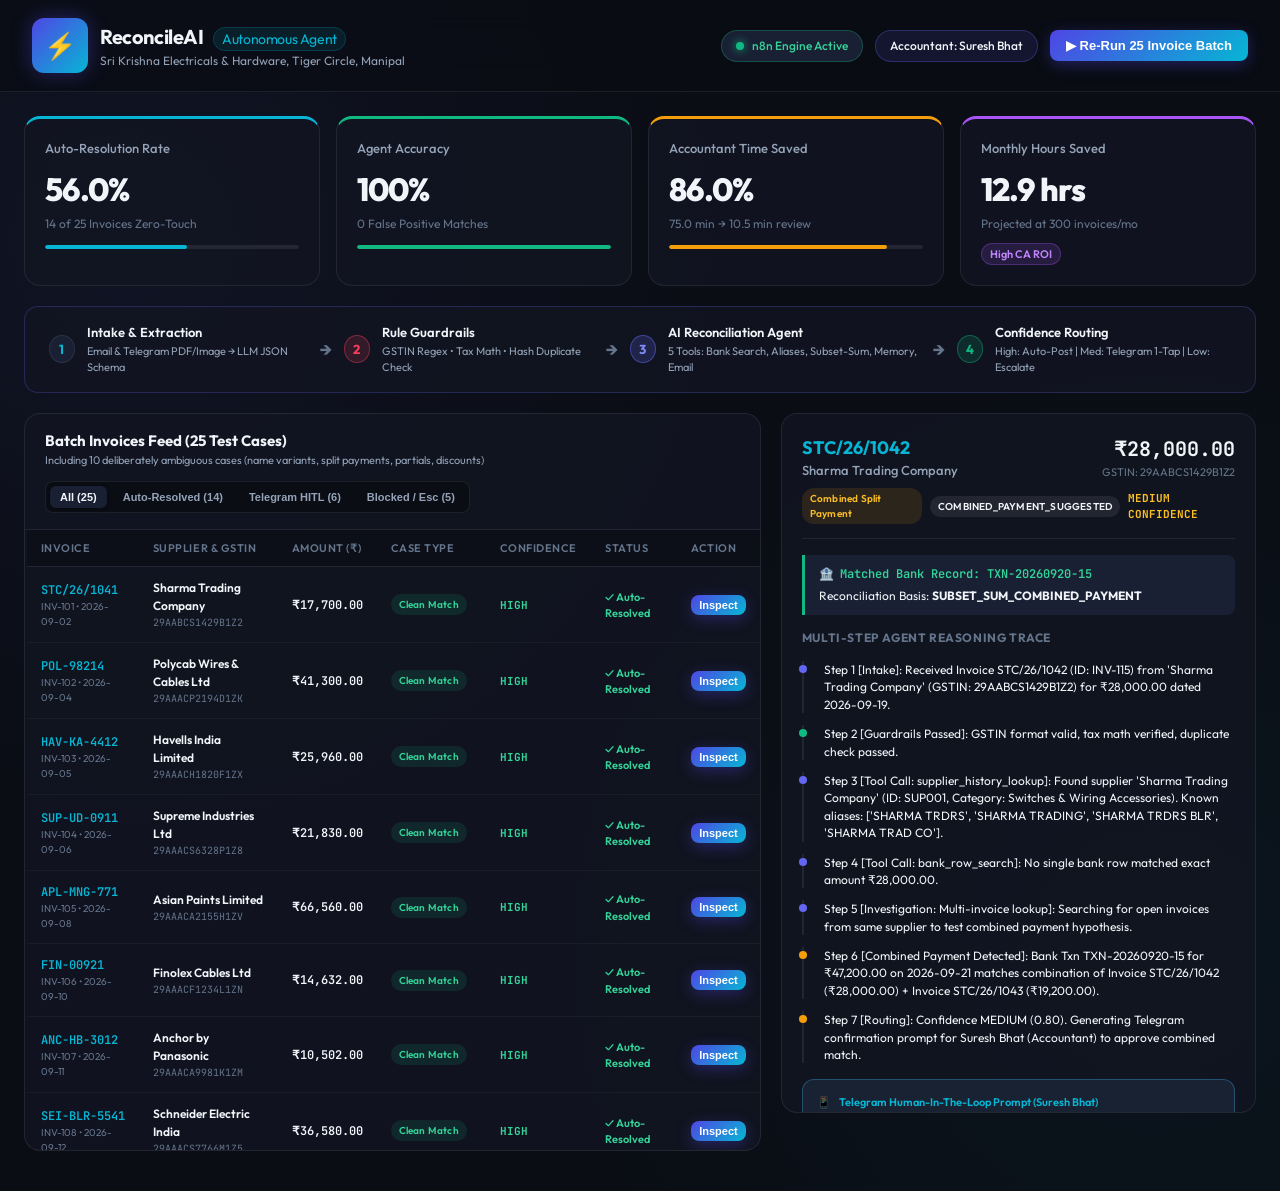
<file: dashboard/index.html>
<!DOCTYPE html>
<html lang="en">
<head>
  <meta charset="UTF-8">
  <meta name="viewport" content="width=device-width, initial-scale=1.0">
  <title>Autonomous Invoice Reconciliation Agent | Sri Krishna Electricals Manipal</title>
  <link rel="preconnect" href="https://fonts.googleapis.com">
  <link rel="preconnect" href="https://fonts.gstatic.com" crossorigin>
  <link href="https://fonts.googleapis.com/css2?family=Outfit:wght@300;400;500;600;700;800&family=JetBrains+Mono:wght@400;500;600&display=swap" rel="stylesheet">
  <link rel="stylesheet" href="style.css">
</head>
<body>
  <!-- Navigation Header -->
  <header class="app-header">
    <div class="header-left">
      <div class="logo-badge">
        <span class="logo-icon">⚡</span>
        <div class="logo-text">
          <h1>ReconcileAI <span>Autonomous Agent</span></h1>
          <p class="subtitle">Sri Krishna Electricals & Hardware, Tiger Circle, Manipal</p>
        </div>
      </div>
    </div>
    <div class="header-badges">
      <div class="status-chip live"><span class="pulse"></span> n8n Engine Active</div>
      <div class="status-chip user-badge">Accountant: Suresh Bhat</div>
      <button id="runAllBtn" class="btn btn-primary">▶ Re-Run 25 Invoice Batch</button>
    </div>
  </header>

  <!-- Main Container -->
  <main class="dashboard-grid">
    <!-- Top Impact Summary Cards (Real Measured Metrics) -->
    <section class="metrics-row">
      <div class="metric-card glow-cyan">
        <div class="metric-label">Auto-Resolution Rate</div>
        <div class="metric-value">56.0%</div>
        <div class="metric-sub">14 of 25 Invoices Zero-Touch</div>
        <div class="metric-progress"><div class="fill" style="width: 56%"></div></div>
      </div>

      <div class="metric-card glow-emerald">
        <div class="metric-label">Agent Accuracy</div>
        <div class="metric-value">100%</div>
        <div class="metric-sub">0 False Positive Matches</div>
        <div class="metric-progress"><div class="fill emerald" style="width: 100%"></div></div>
      </div>

      <div class="metric-card glow-amber">
        <div class="metric-label">Accountant Time Saved</div>
        <div class="metric-value">86.0%</div>
        <div class="metric-sub">75.0 min → 10.5 min review</div>
        <div class="metric-progress"><div class="fill amber" style="width: 86%"></div></div>
      </div>

      <div class="metric-card glow-purple">
        <div class="metric-label">Monthly Hours Saved</div>
        <div class="metric-value">12.9 hrs</div>
        <div class="metric-sub">Projected at 300 invoices/mo</div>
        <div class="metric-badge">High CA ROI</div>
      </div>
    </section>

    <!-- Architecture Visualizer Banner -->
    <section class="architecture-banner">
      <div class="arch-step">
        <div class="step-num">1</div>
        <div class="step-info">
          <h4>Intake & Extraction</h4>
          <p>Email & Telegram PDF/Image → LLM JSON Schema</p>
        </div>
      </div>
      <div class="arch-arrow">→</div>
      <div class="arch-step highlight-guardrail">
        <div class="step-num">2</div>
        <div class="step-info">
          <h4>Rule Guardrails</h4>
          <p>GSTIN Regex • Tax Math • Hash Duplicate Check</p>
        </div>
      </div>
      <div class="arch-arrow">→</div>
      <div class="arch-step highlight-agent">
        <div class="step-num">3</div>
        <div class="step-info">
          <h4>AI Reconciliation Agent</h4>
          <p>5 Tools: Bank Search, Aliases, Subset-Sum, Memory, Email</p>
        </div>
      </div>
      <div class="arch-arrow">→</div>
      <div class="arch-step highlight-routing">
        <div class="step-num">4</div>
        <div class="step-info">
          <h4>Confidence Routing</h4>
          <p>High: Auto-Post | Med: Telegram 1-Tap | Low: Escalate</p>
        </div>
      </div>
    </section>

    <!-- Main Workspace: Invoices Feed + Live Inspection Panel -->
    <div class="workspace-split">
      <!-- Left Column: Invoices Feed -->
      <section class="invoices-section">
        <div class="section-header">
          <div>
            <h3>Batch Invoices Feed (25 Test Cases)</h3>
            <p class="section-desc">Including 10 deliberately ambiguous cases (name variants, split payments, partials, discounts)</p>
          </div>
          <div class="filter-tabs">
            <button class="tab-btn active" data-filter="all">All (25)</button>
            <button class="tab-btn" data-filter="auto">Auto-Resolved (14)</button>
            <button class="tab-btn" data-filter="telegram">Telegram HITL (6)</button>
            <button class="tab-btn" data-filter="guardrail">Blocked / Esc (5)</button>
          </div>
        </div>

        <div class="invoices-table-container">
          <table class="invoices-table">
            <thead>
              <tr>
                <th>Invoice</th>
                <th>Supplier & GSTIN</th>
                <th>Amount (₹)</th>
                <th>Case Type</th>
                <th>Confidence</th>
                <th>Status</th>
                <th>Action</th>
              </tr>
            </thead>
            <tbody id="invoicesTableBody">
              <!-- Dynamically rendered -->
            </tbody>
          </table>
        </div>
      </section>

      <!-- Right Column: Interactive Detail & Trace Inspector -->
      <aside class="detail-sidebar" id="inspectorPanel">
        <div class="sidebar-empty" id="emptyInspectorState">
          <div class="empty-icon">🔍</div>
          <h4>Select an invoice to inspect reasoning</h4>
          <p>View step-by-step tool executions, candidate bank rows, Telegram prompt previews, and drafted emails.</p>
        </div>

        <div class="sidebar-content hidden" id="inspectorContent">
          <!-- Populated dynamically -->
        </div>
      </aside>
    </div>
  </main>

  <!-- Telegram Approval Modal Demo -->
  <div class="modal-overlay hidden" id="telegramModal">
    <div class="telegram-phone-frame">
      <div class="telegram-top-bar">
        <span class="tg-back" id="closeTgModal">←</span>
        <div class="tg-chat-info">
          <div class="tg-avatar">🤖</div>
          <div>
            <div class="tg-bot-name">Manipal Accounts Bot</div>
            <div class="tg-bot-status">bot</div>
          </div>
        </div>
      </div>
      <div class="telegram-chat-body" id="tgChatBody">
        <!-- Injected dynamically -->
      </div>
    </div>
  </div>

  <script src="app.js"></script>
</body>
</html>
</file>
<file: dashboard/style.css>
:root {
  --bg-primary: #0a0d14;
  --bg-secondary: #121622;
  --bg-tertiary: #192033;
  --bg-card: rgba(18, 22, 34, 0.85);
  --border-color: rgba(255, 255, 255, 0.08);
  --border-accent: rgba(99, 102, 241, 0.25);
  
  --text-main: #f1f5f9;
  --text-muted: #94a3b8;
  --text-dim: #64748b;

  --accent-cyan: #06b6d4;
  --accent-blue: #3b82f6;
  --accent-indigo: #6366f1;
  --accent-emerald: #10b981;
  --accent-amber: #f59e0b;
  --accent-rose: #f43f5e;
  --accent-purple: #a855f7;

  --font-sans: 'Outfit', -apple-system, BlinkMacSystemFont, sans-serif;
  --font-mono: 'JetBrains Mono', monospace;
}

* {
  margin: 0;
  padding: 0;
  box-sizing: border-box;
}

body {
  font-family: var(--font-sans);
  background: var(--bg-primary);
  background-image: 
    radial-gradient(circle at 10% 20%, rgba(99, 102, 241, 0.07) 0%, transparent 40%),
    radial-gradient(circle at 90% 80%, rgba(6, 182, 212, 0.05) 0%, transparent 40%);
  color: var(--text-main);
  min-height: 100vh;
  line-height: 1.5;
  padding-bottom: 40px;
}

/* Header */
.app-header {
  display: flex;
  justify-content: space-between;
  align-items: center;
  padding: 18px 32px;
  background: rgba(10, 13, 20, 0.8);
  backdrop-filter: blur(16px);
  border-bottom: 1px solid var(--border-color);
  position: sticky;
  top: 0;
  z-index: 100;
}

.header-left {
  display: flex;
  align-items: center;
  gap: 16px;
}

.logo-badge {
  display: flex;
  align-items: center;
  gap: 12px;
}

.logo-icon {
  font-size: 26px;
  background: linear-gradient(135deg, #4f46e5, #06b6d4);
  padding: 8px 12px;
  border-radius: 12px;
  box-shadow: 0 0 20px rgba(79, 70, 229, 0.4);
}

.logo-text h1 {
  font-size: 20px;
  font-weight: 700;
  letter-spacing: -0.02em;
}

.logo-text h1 span {
  font-weight: 400;
  color: var(--accent-cyan);
  font-size: 14px;
  margin-left: 6px;
  padding: 2px 8px;
  background: rgba(6, 182, 212, 0.1);
  border: 1px solid rgba(6, 182, 212, 0.2);
  border-radius: 20px;
}

.subtitle {
  font-size: 12px;
  color: var(--text-muted);
}

.header-badges {
  display: flex;
  align-items: center;
  gap: 12px;
}

.status-chip {
  display: flex;
  align-items: center;
  gap: 8px;
  padding: 6px 14px;
  border-radius: 20px;
  font-size: 12px;
  font-weight: 500;
  background: var(--bg-tertiary);
  border: 1px solid var(--border-color);
}

.status-chip.live {
  border-color: rgba(16, 185, 129, 0.3);
  color: #34d399;
}

.status-chip.user-badge {
  color: var(--text-main);
  background: rgba(99, 102, 241, 0.12);
  border-color: rgba(99, 102, 241, 0.3);
}

.pulse {
  width: 8px;
  height: 8px;
  border-radius: 50%;
  background: #10b981;
  box-shadow: 0 0 10px #10b981;
  animation: pulse-dot 1.8s infinite;
}

@keyframes pulse-dot {
  0% { transform: scale(0.9); opacity: 0.8; }
  50% { transform: scale(1.3); opacity: 1; }
  100% { transform: scale(0.9); opacity: 0.8; }
}

.btn {
  display: inline-flex;
  align-items: center;
  gap: 8px;
  padding: 8px 16px;
  border-radius: 8px;
  font-size: 13px;
  font-weight: 600;
  cursor: pointer;
  transition: all 0.2s ease;
  border: none;
}

.btn-primary {
  background: linear-gradient(135deg, #4f46e5, #06b6d4);
  color: #fff;
  box-shadow: 0 4px 15px rgba(79, 70, 229, 0.35);
}

.btn-primary:hover {
  transform: translateY(-1px);
  box-shadow: 0 6px 20px rgba(79, 70, 229, 0.5);
}

/* Dashboard Layout */
.dashboard-grid {
  max-width: 1440px;
  margin: 24px auto 0;
  padding: 0 24px;
  display: flex;
  flex-direction: column;
  gap: 20px;
}

/* Metrics Row */
.metrics-row {
  display: grid;
  grid-template-columns: repeat(4, 1fr);
  gap: 16px;
}

.metric-card {
  background: var(--bg-card);
  border: 1px solid var(--border-color);
  padding: 20px;
  border-radius: 16px;
  position: relative;
  overflow: hidden;
  transition: all 0.25s ease;
}

.metric-card:hover {
  transform: translateY(-2px);
  border-color: rgba(255, 255, 255, 0.15);
}

.metric-card.glow-cyan { border-top: 3px solid var(--accent-cyan); }
.metric-card.glow-emerald { border-top: 3px solid var(--accent-emerald); }
.metric-card.glow-amber { border-top: 3px solid var(--accent-amber); }
.metric-card.glow-purple { border-top: 3px solid var(--accent-purple); }

.metric-label {
  font-size: 13px;
  font-weight: 500;
  color: var(--text-muted);
}

.metric-value {
  font-size: 32px;
  font-weight: 800;
  margin: 6px 0 2px;
  letter-spacing: -0.03em;
}

.metric-sub {
  font-size: 12px;
  color: var(--text-dim);
}

.metric-progress {
  height: 4px;
  background: rgba(255, 255, 255, 0.08);
  border-radius: 4px;
  margin-top: 12px;
  overflow: hidden;
}

.metric-progress .fill {
  height: 100%;
  background: var(--accent-cyan);
  border-radius: 4px;
}

.metric-progress .fill.emerald { background: var(--accent-emerald); }
.metric-progress .fill.amber { background: var(--accent-amber); }

.metric-badge {
  display: inline-block;
  margin-top: 10px;
  padding: 2px 8px;
  background: rgba(168, 85, 247, 0.15);
  border: 1px solid rgba(168, 85, 247, 0.3);
  border-radius: 12px;
  font-size: 11px;
  font-weight: 600;
  color: #c084fc;
}

/* Architecture Banner */
.architecture-banner {
  display: flex;
  align-items: center;
  justify-content: space-between;
  background: var(--bg-card);
  border: 1px solid var(--border-accent);
  padding: 16px 24px;
  border-radius: 14px;
  gap: 12px;
}

.arch-step {
  display: flex;
  align-items: center;
  gap: 12px;
}

.step-num {
  width: 28px;
  height: 28px;
  border-radius: 50%;
  background: var(--bg-tertiary);
  border: 1px solid var(--border-color);
  display: flex;
  align-items: center;
  justify-content: center;
  font-size: 13px;
  font-weight: 700;
  color: var(--accent-cyan);
}

.arch-step.highlight-guardrail .step-num {
  background: rgba(244, 63, 94, 0.15);
  border-color: rgba(244, 63, 94, 0.4);
  color: var(--accent-rose);
}

.arch-step.highlight-agent .step-num {
  background: rgba(99, 102, 241, 0.2);
  border-color: rgba(99, 102, 241, 0.5);
  color: #818cf8;
}

.arch-step.highlight-routing .step-num {
  background: rgba(16, 185, 129, 0.15);
  border-color: rgba(16, 185, 129, 0.4);
  color: var(--accent-emerald);
}

.step-info h4 {
  font-size: 13px;
  font-weight: 600;
}

.step-info p {
  font-size: 11px;
  color: var(--text-muted);
}

.arch-arrow {
  color: var(--text-dim);
  font-size: 18px;
  font-weight: 700;
}

/* Workspace Split */
.workspace-split {
  display: grid;
  grid-template-columns: 1.55fr 1fr;
  gap: 20px;
  min-height: 600px;
}

/* Invoices Section */
.invoices-section {
  background: var(--bg-card);
  border: 1px solid var(--border-color);
  border-radius: 16px;
  display: flex;
  flex-direction: column;
  overflow: hidden;
}

.section-header {
  padding: 16px 20px;
  border-bottom: 1px solid var(--border-color);
  display: flex;
  justify-content: space-between;
  align-items: center;
  flex-wrap: wrap;
  gap: 12px;
}

.section-header h3 {
  font-size: 15px;
  font-weight: 700;
}

.section-desc {
  font-size: 11px;
  color: var(--text-muted);
}

.filter-tabs {
  display: flex;
  gap: 6px;
  background: var(--bg-primary);
  padding: 4px;
  border-radius: 8px;
  border: 1px solid var(--border-color);
}

.tab-btn {
  background: transparent;
  border: none;
  color: var(--text-muted);
  padding: 5px 10px;
  font-size: 11px;
  font-weight: 600;
  border-radius: 6px;
  cursor: pointer;
  transition: all 0.2s;
}

.tab-btn.active {
  background: var(--bg-tertiary);
  color: var(--text-main);
  box-shadow: 0 1px 4px rgba(0,0,0,0.4);
}

/* Invoices Table */
.invoices-table-container {
  overflow-y: auto;
  max-height: 620px;
}

.invoices-table {
  width: 100%;
  border-collapse: collapse;
  font-size: 12px;
  text-align: left;
}

.invoices-table th {
  padding: 10px 14px;
  color: var(--text-dim);
  font-weight: 600;
  font-size: 11px;
  text-transform: uppercase;
  letter-spacing: 0.05em;
  background: rgba(10, 13, 20, 0.6);
  position: sticky;
  top: 0;
  z-index: 10;
  border-bottom: 1px solid var(--border-color);
}

.invoices-table td {
  padding: 12px 14px;
  border-bottom: 1px solid rgba(255, 255, 255, 0.04);
  vertical-align: middle;
}

.invoice-row {
  cursor: pointer;
  transition: background 0.15s ease;
}

.invoice-row:hover {
  background: rgba(255, 255, 255, 0.03);
}

.invoice-row.selected {
  background: rgba(99, 102, 241, 0.12) !important;
  border-left: 3px solid var(--accent-indigo);
}

.inv-num {
  font-family: var(--font-mono);
  font-weight: 600;
  color: var(--accent-cyan);
}

.inv-id {
  font-size: 10px;
  color: var(--text-dim);
}

.supplier-col .sup-name {
  font-weight: 600;
  color: var(--text-main);
}

.supplier-col .sup-gstin {
  font-family: var(--font-mono);
  font-size: 10px;
  color: var(--text-dim);
}

.amount-col {
  font-family: var(--font-mono);
  font-weight: 600;
}

.badge {
  display: inline-block;
  padding: 3px 8px;
  border-radius: 12px;
  font-size: 10px;
  font-weight: 600;
  letter-spacing: 0.02em;
}

.badge-clean { background: rgba(16, 185, 129, 0.12); color: #34d399; }
.badge-ambiguous { background: rgba(245, 158, 11, 0.12); color: #fbbf24; }
.badge-guardrail { background: rgba(244, 63, 94, 0.15); color: #fb7185; }
.badge-unpaid { background: rgba(168, 85, 247, 0.15); color: #c084fc; }

.conf-badge {
  font-family: var(--font-mono);
  font-size: 11px;
  font-weight: 700;
}

.conf-high { color: #34d399; }
.conf-med { color: #fbbf24; }
.conf-low { color: #fb7185; }
.conf-zero { color: #94a3b8; }

.status-tag {
  display: inline-flex;
  align-items: center;
  gap: 5px;
  font-size: 11px;
  font-weight: 600;
}

.status-tag.auto { color: #34d399; }
.status-tag.hitl { color: #38bdf8; }
.status-tag.blocked { color: #f43f5e; }
.status-tag.escalated { color: #e879f9; }

/* Detail Sidebar */
.detail-sidebar {
  background: var(--bg-card);
  border: 1px solid var(--border-color);
  border-radius: 16px;
  padding: 20px;
  overflow-y: auto;
  max-height: 700px;
  display: flex;
  flex-direction: column;
}

.sidebar-empty {
  display: flex;
  flex-direction: column;
  align-items: center;
  justify-content: center;
  height: 100%;
  text-align: center;
  color: var(--text-dim);
  padding: 40px 20px;
}

.empty-icon {
  font-size: 42px;
  margin-bottom: 12px;
  opacity: 0.6;
}

.sidebar-empty h4 {
  font-size: 15px;
  color: var(--text-muted);
  margin-bottom: 6px;
}

.sidebar-empty p {
  font-size: 12px;
  max-width: 280px;
}

/* Inspector Content Styles */
.inspector-header {
  border-bottom: 1px solid var(--border-color);
  padding-bottom: 14px;
  margin-bottom: 16px;
}

.inspector-meta {
  display: flex;
  justify-content: space-between;
  align-items: flex-start;
  margin-bottom: 8px;
}

.inspector-meta h3 {
  font-size: 18px;
  font-weight: 700;
  color: var(--accent-cyan);
}

.inspector-amount {
  font-family: var(--font-mono);
  font-size: 20px;
  font-weight: 700;
  color: var(--text-main);
  text-align: right;
}

.inspector-tags {
  display: flex;
  gap: 8px;
  align-items: center;
}

/* Tool execution callout */
.tool-callout {
  background: var(--bg-tertiary);
  border-left: 3px solid var(--accent-indigo);
  padding: 10px 14px;
  border-radius: 0 8px 8px 0;
  margin-bottom: 14px;
  font-size: 12px;
}

.tool-name {
  font-family: var(--font-mono);
  font-weight: 600;
  color: #818cf8;
  display: flex;
  align-items: center;
  gap: 6px;
  margin-bottom: 4px;
}

/* Timeline trace */
.trace-timeline {
  display: flex;
  flex-direction: column;
  gap: 12px;
  margin-top: 14px;
}

.trace-step {
  position: relative;
  padding-left: 20px;
  border-left: 2px solid var(--border-color);
  font-size: 12px;
}

.trace-step::before {
  content: '';
  position: absolute;
  left: -5px;
  top: 4px;
  width: 8px;
  height: 8px;
  border-radius: 50%;
  background: var(--accent-indigo);
}

.trace-step.success::before { background: var(--accent-emerald); }
.trace-step.alert::before { background: var(--accent-rose); }
.trace-step.prompt::before { background: var(--accent-amber); }

.trace-step-text {
  color: var(--text-main);
  line-height: 1.45;
}

/* Telegram Quick Action Card */
.tg-preview-card {
  background: rgba(30, 41, 59, 0.7);
  border: 1px solid rgba(56, 189, 248, 0.3);
  border-radius: 12px;
  padding: 14px;
  margin-top: 16px;
}

.tg-header {
  display: flex;
  align-items: center;
  gap: 8px;
  font-size: 11px;
  font-weight: 600;
  color: var(--accent-cyan);
  margin-bottom: 8px;
}

.tg-text {
  font-size: 12px;
  line-height: 1.4;
  white-space: pre-wrap;
  margin-bottom: 12px;
  font-family: var(--font-sans);
}

.tg-btn-group {
  display: flex;
  gap: 8px;
}

.tg-btn {
  flex: 1;
  padding: 6px 10px;
  border-radius: 6px;
  border: 1px solid rgba(255, 255, 255, 0.1);
  background: rgba(255, 255, 255, 0.06);
  color: var(--text-main);
  font-size: 11px;
  font-weight: 600;
  cursor: pointer;
  transition: all 0.2s;
  text-align: center;
}

.tg-btn:hover {
  background: rgba(56, 189, 248, 0.2);
  border-color: var(--accent-cyan);
}

.tg-btn.primary {
  background: rgba(16, 185, 129, 0.2);
  border-color: rgba(16, 185, 129, 0.4);
  color: #34d399;
}

/* Draft Email Card */
.email-draft-card {
  background: rgba(88, 28, 135, 0.15);
  border: 1px solid rgba(168, 85, 247, 0.3);
  border-radius: 12px;
  padding: 14px;
  margin-top: 16px;
  font-size: 12px;
}

.email-header {
  font-weight: 600;
  color: #c084fc;
  display: flex;
  justify-content: space-between;
  margin-bottom: 8px;
}

.email-body {
  background: rgba(0,0,0,0.3);
  padding: 10px;
  border-radius: 6px;
  font-family: var(--font-mono);
  font-size: 11px;
  white-space: pre-wrap;
  color: #e2e8f0;
  line-height: 1.4;
}

.email-gate {
  margin-top: 10px;
  display: flex;
  align-items: center;
  gap: 6px;
  font-size: 11px;
  color: #fbbf24;
  font-weight: 600;
}

.hidden {
  display: none !important;
}

/* Modal Frame */
.modal-overlay {
  position: fixed;
  inset: 0;
  background: rgba(0, 0, 0, 0.7);
  backdrop-filter: blur(8px);
  display: flex;
  align-items: center;
  justify-content: center;
  z-index: 1000;
}

.telegram-phone-frame {
  width: 380px;
  height: 600px;
  background: #17212b;
  border-radius: 28px;
  box-shadow: 0 20px 60px rgba(0, 0, 0, 0.8), 0 0 0 1px rgba(255, 255, 255, 0.1);
  overflow: hidden;
  display: flex;
  flex-direction: column;
}

.telegram-top-bar {
  background: #242f3d;
  padding: 14px 16px;
  display: flex;
  align-items: center;
  gap: 12px;
  border-bottom: 1px solid rgba(0,0,0,0.2);
}

.tg-back {
  font-size: 20px;
  cursor: pointer;
  color: #fff;
}

.tg-chat-info {
  display: flex;
  align-items: center;
  gap: 10px;
}

.tg-avatar {
  width: 36px;
  height: 36px;
  border-radius: 50%;
  background: #2b5278;
  display: flex;
  align-items: center;
  justify-content: center;
  font-size: 18px;
}

.tg-bot-name {
  font-size: 14px;
  font-weight: 600;
  color: #fff;
}

.tg-bot-status {
  font-size: 11px;
  color: #708499;
}

.telegram-chat-body {
  flex: 1;
  padding: 16px;
  overflow-y: auto;
  display: flex;
  flex-direction: column;
  gap: 12px;
}
</file>
